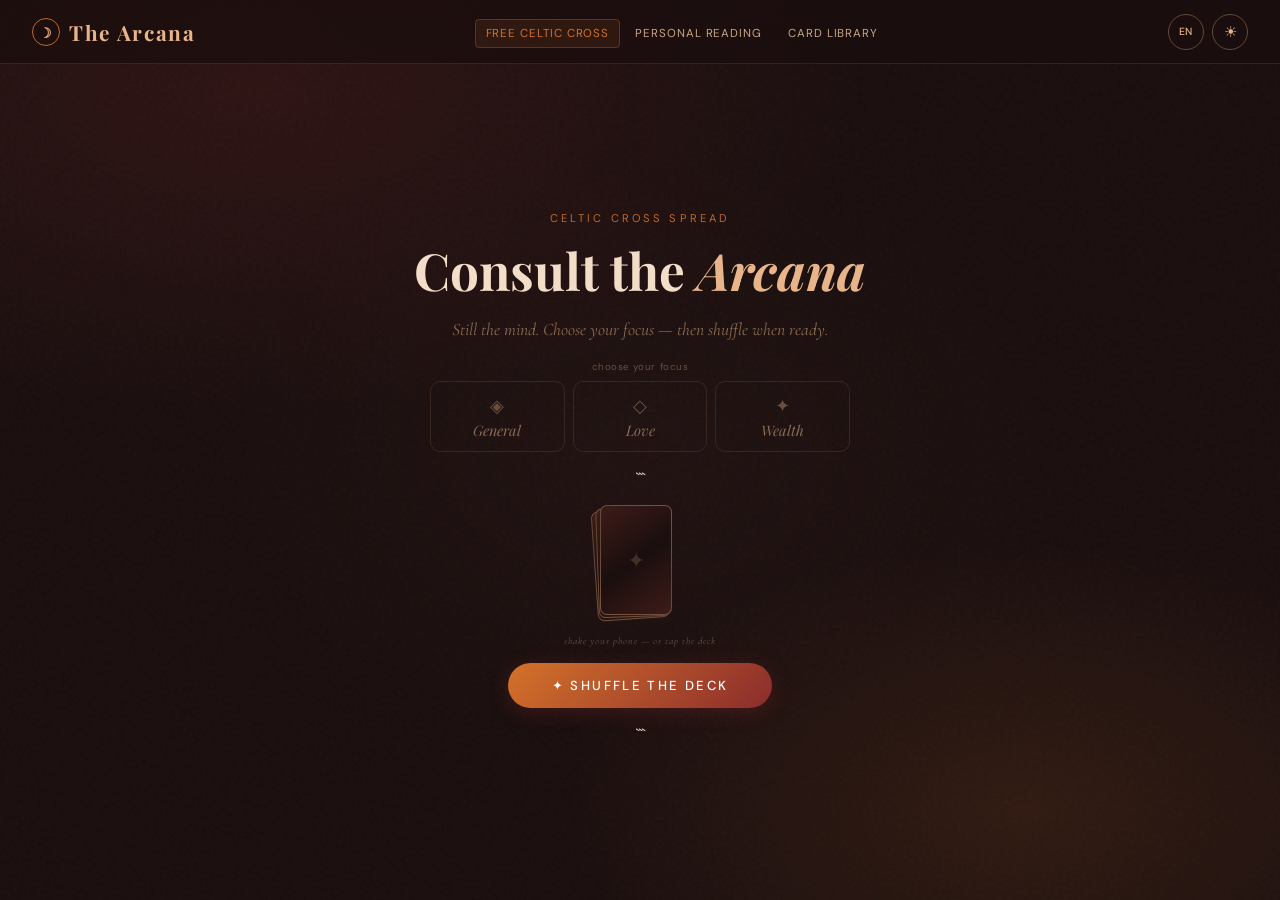
<file: index.html>
<!DOCTYPE html>

<html lang="en" data-theme="dark">
<head>
<meta charset="UTF-8" />
<meta name="viewport" content="width=device-width, initial-scale=1.0, viewport-fit=cover" />
<title>The Arcana — Free Celtic Cross Tarot Reading</title>
<meta name="description" content="Draw your cards. Reveal your path. A free Celtic Cross tarot reading — 78 cards, 10 positions, instant insight." />
<meta name="theme-color" content="#1a0e0e" />
<meta name="color-scheme" content="dark" />
<link rel="canonical" href="https://the-arcana.netlify.app/" />

<!-- Open Graph -->

<meta property="og:type"         content="website" />
<meta property="og:url"          content="https://the-arcana.netlify.app/" />
<meta property="og:title"        content="The Arcana — Free Celtic Cross Tarot Reading" />
<meta property="og:description"  content="Draw your cards. Reveal your path. A free Celtic Cross tarot reading — 78 cards, 10 positions, instant insight." />
<meta property="og:image"        content="https://the-arcana.netlify.app/og-image.png" />
<meta property="og:image:width"  content="1200" />
<meta property="og:image:height" content="630" />
<meta property="og:locale"       content="en_MY" />
<meta property="og:site_name"    content="The Arcana" />
<meta name="twitter:card"        content="summary_large_image" />
<meta name="twitter:title"       content="The Arcana — Free Celtic Cross Tarot Reading" />
<meta name="twitter:description" content="Draw your cards. Reveal your path. Free tarot reading — 78 cards, 10 positions." />
<meta name="twitter:image"       content="https://the-arcana.netlify.app/og-image.png" />

<!-- PWA -->

<link rel="manifest" href="/manifest.json" />
<meta name="apple-mobile-web-app-capable" content="yes" />
<meta name="apple-mobile-web-app-status-bar-style" content="black-translucent" />
<meta name="apple-mobile-web-app-title" content="The Arcana" />
<link rel="apple-touch-icon" href="/icon-192.png" />
<link rel="icon" href="data:image/svg+xml,<svg xmlns='http://www.w3.org/2000/svg' viewBox='0 0 100 100'><text y='.9em' font-size='90'>☽</text></svg>" />

<!-- Fonts -->

<link rel="preconnect" href="https://fonts.googleapis.com" />
<link rel="preconnect" href="https://fonts.gstatic.com" crossorigin />
<link href="https://fonts.googleapis.com/css2?family=Playfair+Display:ital,wght@0,400;0,600;0,700;1,400;1,600&family=Cormorant+Garamond:ital,wght@0,300;0,400;1,300;1,400&family=DM+Sans:wght@300;400;500&display=swap" rel="stylesheet" />

<!-- ✦ Stylesheet — must be present in same directory as index.html -->

<link rel="stylesheet" href="styles.css" />

</head>
<body>

<!-- NAV -->

<nav>
  <a class="nav-brand" href="#" onclick="goHome();return false">
    <span class="nav-brand-sym">☽</span>
    <span>The Arcana</span>
  </a>
  <ul class="nav-links">
    <li><a id="nav-reading" class="active" onclick="showPage('reading');return false" data-short="Reading"><span class="nav-label">Free Celtic Cross</span></a></li>
    <li><a id="nav-personal" onclick="showPage('personal');return false" data-short="Personal"><span class="nav-label">Personal Reading</span></a></li>
    <li><a id="nav-library" onclick="showPage('library');return false" data-short="Library"><span class="nav-label">Card Library</span></a></li>
  </ul>
  <div class="nav-right">
    <button class="nav-btn" id="langToggle" onclick="toggleLang()" title="Switch language" aria-label="Switch language">EN</button>
    <button class="nav-btn" id="themeToggle" title="Toggle theme" aria-label="Toggle theme">☀</button>
  </div>
</nav>

<!-- PAGE: READING -->

<div class="page active" id="page-reading">

  <!-- PHASE 1: SHUFFLE -->

  <div class="phase active" id="phase-shuffle">
    <div class="intro-eyebrow">Celtic Cross Spread</div>
    <h1 class="intro-title">Consult the <em>Arcana</em></h1>
    <p class="intro-sub">Still the mind. Choose your focus — then shuffle when ready.</p>
    <div class="category-wrap">
      <span class="category-label">choose your focus</span>
      <div class="category-btns">
        <button class="cat-btn" id="cat-general" onclick="selectCategory('general')">
          <span class="cat-btn-icon">◈</span><span class="cat-label">General</span>
        </button>
        <button class="cat-btn" id="cat-love" onclick="selectCategory('love')">
          <span class="cat-btn-icon">◇</span><span class="cat-label">Love</span>
        </button>
        <button class="cat-btn" id="cat-wealth" onclick="selectCategory('wealth')">
          <span class="cat-btn-icon">✦</span><span class="cat-label">Wealth</span>
        </button>
      </div>
    </div>

```
<div class="deck-pile shake-ready" id="deckPile" onclick="doShuffle()">
  <div class="deck-pile-card"></div>
  <div class="deck-pile-card"></div>
  <div class="deck-pile-card"></div>
</div>
<p class="shake-hint" id="shakeHint">shake your phone — or tap the deck</p>
<button class="shuffle-btn" id="shuffleBtn" onclick="doShuffle()">✦ Shuffle the Deck</button>
```

  </div>

  <!-- PHASE 2: FAN -->

  <div class="phase" id="phase-fan">
    <div class="fan-header">
      <p class="eyebrow">Choose Your Cards</p>
      <h2>Select <em>ten</em> cards</h2>
      <p>Touch each card that calls to you</p>
    </div>
    <div class="draw-pill" id="drawPill">
      <span class="draw-pill-label">Cards Drawn</span>
      <span class="draw-pill-count" id="drawCount">0 / 10</span>
      <div class="draw-pips" id="drawPips"></div>
    </div>
    <div class="fan-stage" id="fanStage">
      <div class="fan-drag-hint" id="fanDragHint">drag your finger across the cards — hold to choose</div>
    </div>
  </div>

  <!-- PHASE 3: SPREAD + READING -->

  <div class="phase" id="phase-spread">
    <div class="spread-header">
      <p class="eyebrow">The Celtic Cross</p>
      <h2>Your Reading</h2>
      <p>Click any card to explore its meaning</p>
    </div>
    <div class="celtic-cross" id="celticCross"></div>
    <div class="reading-box" id="readingBox">
      <div class="reading-box-hd">
        <span class="reading-box-icon">✦</span>
        <span class="reading-box-title" id="readingBoxTitle">Your Reading</span>
      </div>
      <div class="reading-box-body">
        <!-- Loading state -->
        <div class="reading-loading" id="readingLoading" style="display:none">
          <div class="reading-spinner"></div>
          <div class="reading-loading-text">The cards are speaking…</div>
        </div>
        <!-- Overview paragraph -->
        <div class="reading-para" id="readingPara"></div>
        <!-- Domain bullets -->
        <div id="readingBullets" style="display:none">
          <div class="reading-section-divider"></div>
          <span class="reading-section-label">At a Glance</span>
          <div class="reading-bullets" id="readingBulletsInner"></div>
        </div>
      </div>
      <div class="reading-box-actions">
        <button class="btn-out" onclick="doReset()">↺ New Reading</button>
        <button class="btn-pri" onclick="shareApp()">⇪ Share Reading</button>
        <button class="btn-out" onclick="captureReading()">◎ Save as Image</button>
      </div>
    </div>
  </div>

</div><!-- /page-reading -->

<!-- PAGE: PERSONAL -->

<div class="page" id="page-personal">
  <div class="pers-wrap">
    <p class="pers-eyebrow">Deep Interpretation</p>
    <h1 class="pers-title">A Reading <em>Just for You</em></h1>
    <p class="pers-lead">Beyond the algorithm lies intuition honed over years. Share what weighs on your spirit — a personal reading offers context, nuance, and the space to truly listen.</p>
    <div class="avail">
      <span class="avail-ico">🕯</span>
      <div class="avail-text">
        <strong>Limited Availability</strong>
        <span>Request a deep personal interpretation — Response Time: 2–3 Days. Each reading receives full, unhurried attention.</span>
      </div>
    </div>
    <div class="p-form" id="pForm">
      <div class="p-grp"><label class="p-lbl" for="fName">Your Name</label><input class="p-inp" id="fName" type="text" placeholder="How shall I call you?" /></div>
      <div class="p-grp"><label class="p-lbl" for="fEmail">Email Address</label><input class="p-inp" id="fEmail" type="email" placeholder="Where shall I send your reading?" /></div>
      <div class="p-grp">
        <label class="p-lbl" for="fQ">Your Question</label>
        <textarea class="p-ta" id="fQ" placeholder="What is weighing on your heart?"></textarea>
        <p class="p-hint">The more openly you share, the more precisely the cards can speak.</p>
      </div>
      <button class="p-sub" onclick="submitForm()">Send My Request →</button>
      <p class="p-note">Your question is held with care and complete discretion.</p>
    </div>
    <div class="p-ok" id="pOk">
      <div class="p-ok-ico">✦</div>
      <h3>Your Request Is Received</h3>
      <p>The cards have noted your inquiry. Expect a personal response within 2–3 days.</p>
    </div>
  </div>
</div>

<!-- MODAL -->

<div class="modal-ov" id="modalOv" onclick="closeModal(event)">
  <div class="modal-box">
    <div class="modal-hd">
      <span class="modal-badge" id="mBadge"></span>
      <button class="modal-close" onclick="closeModalDirect()">✕</button>
    </div>
    <div class="modal-art" id="mArt">
      <span class="modal-art-sym" id="mSym"></span>
    </div>
    <div class="modal-body">
      <h2 class="modal-name" id="mName"></h2>
      <p class="modal-pos" id="mPos"></p>
      <div class="modal-div"></div>
      <p class="modal-mlabel">Interpretation</p>
      <p class="modal-meaning" id="mMeaning"></p>
      <button class="modal-share" onclick="shareApp()">⇪ Share This Reading With a Friend</button>
    </div>
  </div>
</div>

<!-- PAGE: CARD LIBRARY -->

<div class="page" id="page-library">
  <div class="lib-wrap">
    <div class="lib-header">
      <h2>The 78 Cards</h2>
      <p>Your complete deck — tap any card to read its interpretation</p>
    </div>
    <div class="lib-filter">
      <button class="lib-filter-btn active" onclick="filterLib('all',this)">All 78</button>
      <button class="lib-filter-btn" onclick="filterLib('major',this)">Major Arcana</button>
      <button class="lib-filter-btn" onclick="filterLib('wands',this)">Wands</button>
      <button class="lib-filter-btn" onclick="filterLib('cups',this)">Cups</button>
      <button class="lib-filter-btn" onclick="filterLib('swords',this)">Swords</button>
      <button class="lib-filter-btn" onclick="filterLib('penta',this)">Pentacles</button>
    </div>
    <div class="lib-grid" id="libGrid"></div>
  </div>
</div>

<div class="toast" id="toast"></div>
<!-- ✦ Application script — loaded at end of body so DOM is ready -->
<script src="app.js"></script>

</body>
</html>
</file>
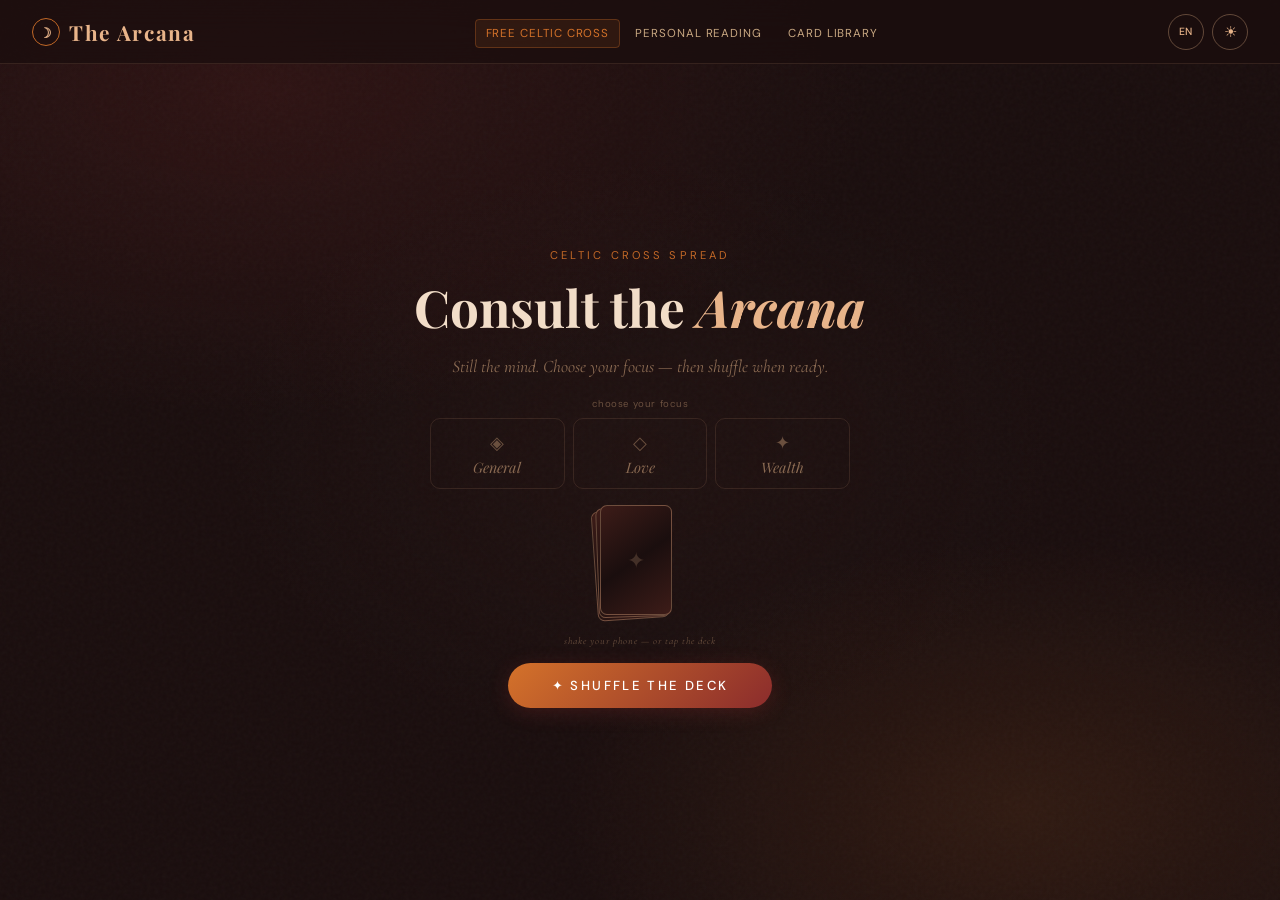
<file: index (1).html>
<!DOCTYPE html>
<html lang="en" data-theme="dark">
<head>
<meta charset="UTF-8" />
<meta name="viewport" content="width=device-width, initial-scale=1.0, viewport-fit=cover" />
<title>The Arcana — Free Celtic Cross Tarot Reading</title>
<meta name="description" content="Draw your cards. Reveal your path. A free Celtic Cross tarot reading — 78 cards, 10 positions, instant insight." />
<meta name="theme-color" content="#1a0e0e" />
<meta name="color-scheme" content="dark" />
<link rel="canonical" href="https://the-arcana.netlify.app/" />

<!-- Open Graph -->
<meta property="og:type"         content="website" />
<meta property="og:url"          content="https://the-arcana.netlify.app/" />
<meta property="og:title"        content="The Arcana — Free Celtic Cross Tarot Reading" />
<meta property="og:description"  content="Draw your cards. Reveal your path. A free Celtic Cross tarot reading — 78 cards, 10 positions, instant insight." />
<meta property="og:image"        content="https://the-arcana.netlify.app/og-image.png" />
<meta property="og:image:width"  content="1200" />
<meta property="og:image:height" content="630" />
<meta property="og:locale"       content="en_MY" />
<meta property="og:site_name"    content="The Arcana" />
<meta name="twitter:card"        content="summary_large_image" />
<meta name="twitter:title"       content="The Arcana — Free Celtic Cross Tarot Reading" />
<meta name="twitter:description" content="Draw your cards. Reveal your path. Free tarot reading — 78 cards, 10 positions." />
<meta name="twitter:image"       content="https://the-arcana.netlify.app/og-image.png" />

<!-- PWA -->
<link rel="manifest" href="/manifest.json" />
<meta name="apple-mobile-web-app-capable" content="yes" />
<meta name="apple-mobile-web-app-status-bar-style" content="black-translucent" />
<meta name="apple-mobile-web-app-title" content="The Arcana" />
<link rel="apple-touch-icon" href="/icon-192.png" />
<link rel="icon" href="data:image/svg+xml,<svg xmlns='http://www.w3.org/2000/svg' viewBox='0 0 100 100'><text y='.9em' font-size='90'>☽</text></svg>" />

<!-- Fonts -->
<link rel="preconnect" href="https://fonts.googleapis.com" />
<link rel="preconnect" href="https://fonts.gstatic.com" crossorigin />
<link href="https://fonts.googleapis.com/css2?family=Playfair+Display:ital,wght@0,400;0,600;0,700;1,400;1,600&family=Cormorant+Garamond:ital,wght@0,300;0,400;1,300;1,400&family=DM+Sans:wght@300;400;500&display=swap" rel="stylesheet" />

<!-- ✦ Stylesheet — must be present in same directory as index.html -->
<link rel="stylesheet" href="styles.css" />

</head>
<body>

<!-- NAV -->
<nav>
  <a class="nav-brand" href="#" onclick="goHome();return false">
    <span class="nav-brand-sym">☽</span>
    <span>The Arcana</span>
  </a>
  <ul class="nav-links">
    <li><a id="nav-reading" class="active" onclick="showPage('reading');return false" data-short="Reading"><span class="nav-label">Free Celtic Cross</span></a></li>
    <li><a id="nav-personal" onclick="showPage('personal');return false" data-short="Personal"><span class="nav-label">Personal Reading</span></a></li>
    <li><a id="nav-library" onclick="showPage('library');return false" data-short="Library"><span class="nav-label">Card Library</span></a></li>
  </ul>
  <div class="nav-right">
    <button class="nav-btn" id="langToggle" onclick="toggleLang()" title="Switch language" aria-label="Switch language">EN</button>
    <button class="nav-btn" id="themeToggle" title="Toggle theme" aria-label="Toggle theme">☀</button>
  </div>
</nav>

<!-- PAGE: READING -->
<div class="page active" id="page-reading">

  <!-- PHASE 1: SHUFFLE -->
  <div class="phase active" id="phase-shuffle">
    <div class="intro-eyebrow">Celtic Cross Spread</div>
    <h1 class="intro-title">Consult the <em>Arcana</em></h1>
    <p class="intro-sub">Still the mind. Choose your focus — then shuffle when ready.</p>
    <div class="category-wrap">
      <span class="category-label">choose your focus</span>
      <div class="category-btns">
        <button class="cat-btn" id="cat-general" onclick="selectCategory('general')">
          <span class="cat-btn-icon">◈</span><span class="cat-label">General</span>
        </button>
        <button class="cat-btn" id="cat-love" onclick="selectCategory('love')">
          <span class="cat-btn-icon">◇</span><span class="cat-label">Love</span>
        </button>
        <button class="cat-btn" id="cat-wealth" onclick="selectCategory('wealth')">
          <span class="cat-btn-icon">✦</span><span class="cat-label">Wealth</span>
        </button>
      </div>
    </div>

    <div class="deck-pile shake-ready" id="deckPile" onclick="doShuffle()">
      <div class="deck-pile-card"></div>
      <div class="deck-pile-card"></div>
      <div class="deck-pile-card"></div>
    </div>
    <p class="shake-hint" id="shakeHint">shake your phone — or tap the deck</p>
    <button class="shuffle-btn" id="shuffleBtn" onclick="doShuffle()">✦ Shuffle the Deck</button>
  </div>

  <!-- PHASE 2: FAN -->
  <div class="phase" id="phase-fan">
    <div class="fan-header">
      <p class="eyebrow">Choose Your Cards</p>
      <h2>Select <em>ten</em> cards</h2>
      <p>Touch each card that calls to you</p>
    </div>
    <div class="draw-pill" id="drawPill">
      <span class="draw-pill-label">Cards Drawn</span>
      <span class="draw-pill-count" id="drawCount">0 / 10</span>
      <div class="draw-pips" id="drawPips"></div>
    </div>
    <div class="fan-stage" id="fanStage">
      <div class="fan-drag-hint" id="fanDragHint">drag your finger across the cards — hold to choose</div>
    </div>
  </div>

  <!-- PHASE 3: SPREAD + READING -->
  <div class="phase" id="phase-spread">
    <div class="spread-header">
      <p class="eyebrow">The Celtic Cross</p>
      <h2>Your Reading</h2>
      <p>Click any card to explore its meaning</p>
    </div>
    <div class="celtic-cross" id="celticCross"></div>
    <div class="reading-box" id="readingBox">
      <div class="reading-box-hd">
        <span class="reading-box-icon">✦</span>
        <span class="reading-box-title" id="readingBoxTitle">Your Reading</span>
      </div>
      <div class="reading-box-body">
        <!-- Loading state -->
        <div class="reading-loading" id="readingLoading" style="display:none">
          <div class="reading-spinner"></div>
          <div class="reading-loading-text">The cards are speaking…</div>
        </div>
        <!-- Overview paragraph -->
        <div class="reading-para" id="readingPara"></div>
        <!-- Domain bullets -->
        <div id="readingBullets" style="display:none">
          <div class="reading-section-divider"></div>
          <span class="reading-section-label">At a Glance</span>
          <div class="reading-bullets" id="readingBulletsInner"></div>
        </div>
      </div>
      <div class="reading-box-actions">
        <button class="btn-out" onclick="doReset()">↺ New Reading</button>
        <button class="btn-pri" onclick="shareApp()">⇪ Share This Reading</button>
      </div>
    </div>
  </div>

</div><!-- /page-reading -->

<!-- PAGE: PERSONAL -->
<div class="page" id="page-personal">
  <div class="pers-wrap">
    <p class="pers-eyebrow">Deep Interpretation</p>
    <h1 class="pers-title">A Reading <em>Just for You</em></h1>
    <p class="pers-lead">Beyond the algorithm lies intuition honed over years. Share what weighs on your spirit — a personal reading offers context, nuance, and the space to truly listen.</p>
    <div class="avail">
      <span class="avail-ico">🕯</span>
      <div class="avail-text">
        <strong>Limited Availability</strong>
        <span>Request a deep personal interpretation — Response Time: 2–3 Days. Each reading receives full, unhurried attention.</span>
      </div>
    </div>
    <div class="p-form" id="pForm">
      <div class="p-grp"><label class="p-lbl" for="fName">Your Name</label><input class="p-inp" id="fName" type="text" placeholder="How shall I call you?" /></div>
      <div class="p-grp"><label class="p-lbl" for="fEmail">Email Address</label><input class="p-inp" id="fEmail" type="email" placeholder="Where shall I send your reading?" /></div>
      <div class="p-grp">
        <label class="p-lbl" for="fQ">Your Question</label>
        <textarea class="p-ta" id="fQ" placeholder="What is weighing on your heart?"></textarea>
        <p class="p-hint">The more openly you share, the more precisely the cards can speak.</p>
      </div>
      <button class="p-sub" onclick="submitForm()">Send My Request →</button>
      <p class="p-note">Your question is held with care and complete discretion.</p>
    </div>
    <div class="p-ok" id="pOk">
      <div class="p-ok-ico">✦</div>
      <h3>Your Request Is Received</h3>
      <p>The cards have noted your inquiry. Expect a personal response within 2–3 days.</p>
    </div>
  </div>
</div>

<!-- MODAL -->
<div class="modal-ov" id="modalOv" onclick="closeModal(event)">
  <div class="modal-box">
    <div class="modal-hd">
      <span class="modal-badge" id="mBadge"></span>
      <button class="modal-close" onclick="closeModalDirect()">✕</button>
    </div>
    <div class="modal-art" id="mArt">
      <span class="modal-art-sym" id="mSym"></span>
    </div>
    <div class="modal-body">
      <h2 class="modal-name" id="mName"></h2>
      <p class="modal-pos" id="mPos"></p>
      <div class="modal-div"></div>
      <p class="modal-mlabel">Interpretation</p>
      <p class="modal-meaning" id="mMeaning"></p>
      <button class="modal-share" onclick="shareApp()">⇪ Share This Reading With a Friend</button>
    </div>
  </div>
</div>


<!-- PAGE: CARD LIBRARY -->
<div class="page" id="page-library">
  <div class="lib-wrap">
    <div class="lib-header">
      <h2>The 78 Cards</h2>
      <p>Your complete deck — tap any card to read its interpretation</p>
    </div>
    <div class="lib-filter">
      <button class="lib-filter-btn active" onclick="filterLib('all',this)">All 78</button>
      <button class="lib-filter-btn" onclick="filterLib('major',this)">Major Arcana</button>
      <button class="lib-filter-btn" onclick="filterLib('wands',this)">Wands</button>
      <button class="lib-filter-btn" onclick="filterLib('cups',this)">Cups</button>
      <button class="lib-filter-btn" onclick="filterLib('swords',this)">Swords</button>
      <button class="lib-filter-btn" onclick="filterLib('penta',this)">Pentacles</button>
    </div>
    <div class="lib-grid" id="libGrid"></div>
  </div>
</div>

<div class="toast" id="toast"></div>
<!-- ✦ Application script — loaded at end of body so DOM is ready -->
<script src="app.js"></script>

</body>
</html>
</file>
<file: styles.css>
/* =============================================
   VARIABLES & THEMES
============================================= */
:root {
  color-scheme: dark light;
  --bg-primary:    #1a0e0e;
  --bg-secondary:  #231210;
  --bg-tertiary:   #2d1a17;
  --bg-card:       #1f1210;
  --bg-card-hover: #2a1915;
  --text-primary:  #f2ddc8;
  --text-secondary:#c9a882;
  --text-muted:    #8a6a52;
  --accent-peach:  #e8b48a;
  --accent-orange: #d4722a;
  --accent-wine:   #8b2c2c;
  --border-subtle: rgba(232,180,138,.12);
  --border-accent: rgba(232,180,138,.35);
  --card-back:     linear-gradient(145deg,#3d1c18 0%,#1a0e0e 50%,#3d1c18 100%);  /* dark card back */
  --nav-height:    64px;
  --t:             .3s cubic-bezier(.4,0,.2,1);
  --t-slow:        .6s cubic-bezier(.4,0,.2,1);
  --safe-b:        env(safe-area-inset-bottom,0px);
}
[data-theme="light"] {
  --bg-primary:    #f5ede3;
  --bg-secondary:  #ede0d0;
  --bg-tertiary:   #e5d0ba;
  --bg-card:       #f0e6d8;
  --bg-card-hover: #e8d5c0;
  --text-primary:  #2a1410;
  --text-secondary:#6b3a22;
  --text-muted:    #9a6a48;
  --accent-peach:  #c96030;
  --accent-orange: #b84a12;
  --accent-wine:   #8b2c2c;
  --border-subtle: rgba(107,58,34,.15);
  --border-accent: rgba(107,58,34,.4);
  --card-back:     linear-gradient(145deg,#c9a882 0%,#e5d0ba 50%,#c9a882 100%);
}

/* =============================================
   RESET & BASE
============================================= */
*,*::before,*::after{box-sizing:border-box;margin:0;padding:0}
html{scroll-behavior:smooth;background-color:#1a0e0e !important;color:#f2ddc8}
[data-theme="light"] html{background-color:#f5ede3 !important;color:#2a1410}
body{
  font-family:'DM Sans',sans-serif;
  background-color:var(--bg-primary,#1a0e0e) !important;
  color:var(--text-primary,#f2ddc8);
  height:100vh;overflow:hidden;
  transition:background-color var(--t-slow),color var(--t-slow);
  -webkit-tap-highlight-color:transparent;
  /* Explicit fallbacks in case CSS vars fail */
  -webkit-font-smoothing:antialiased;
}
body.scrollable{height:auto;overflow-y:auto !important;overflow-x:hidden}

body::before{
  content:'';position:fixed;inset:0;pointer-events:none;z-index:0;
  background:
    radial-gradient(ellipse 80% 60% at 20% 10%,rgba(139,44,44,.18) 0%,transparent 60%),
    radial-gradient(ellipse 60% 50% at 80% 90%,rgba(212,114,42,.12) 0%,transparent 60%),
    radial-gradient(ellipse 40% 40% at 50% 50%,rgba(45,26,23,.3)   0%,transparent 80%);
}
[data-theme="light"] body::before{
  background:
    radial-gradient(ellipse 80% 60% at 20% 10%,rgba(232,180,138,.35) 0%,transparent 60%),
    radial-gradient(ellipse 60% 50% at 80% 90%,rgba(212,114,42,.2)   0%,transparent 60%),
    radial-gradient(ellipse 40% 40% at 50% 50%,rgba(200,150,100,.15) 0%,transparent 80%);
}
body::after{
  content:'';position:fixed;inset:0;opacity:.03;pointer-events:none;z-index:0;
  background-image:url("data:image/svg+xml,%3Csvg viewBox='0 0 256 256' xmlns='http://www.w3.org/2000/svg'%3E%3Cfilter id='n'%3E%3CfeTurbulence type='fractalNoise' baseFrequency='0.9' numOctaves='4' stitchTiles='stitch'/%3E%3C/filter%3E%3Crect width='100%25' height='100%25' filter='url(%23n)'/%3E%3C/svg%3E");
}

/* =============================================
   NAV
============================================= */
nav{
  position:fixed;top:0;left:0;right:0;height:var(--nav-height);
  display:flex;align-items:center;justify-content:space-between;
  padding:0 32px;
  background:rgba(26,14,14,.7);backdrop-filter:blur(20px);-webkit-backdrop-filter:blur(20px);
  border-bottom:1px solid var(--border-subtle);z-index:200;
  transition:background var(--t-slow);
}
[data-theme="light"] nav{background:rgba(240,230,216,.75)}
.nav-brand{
  font-family:'Playfair Display',serif;font-size:1.3rem;font-weight:700;
  letter-spacing:.08em;color:var(--accent-peach);text-decoration:none;
  display:flex;align-items:center;gap:9px;
}
.nav-brand-sym{
  width:28px;height:28px;display:inline-flex;align-items:center;justify-content:center;
  border:1.5px solid var(--accent-orange);border-radius:50%;font-size:.9rem;opacity:.9;
}
.nav-links{display:flex;align-items:center;gap:4px;list-style:none;flex-shrink:0}
.nav-links a{
  font-size:.72rem;letter-spacing:.08em;text-transform:uppercase;text-decoration:none;
  color:var(--text-secondary);padding:6px 10px;border-radius:4px;
  border:1px solid transparent;transition:all var(--t);cursor:pointer;
  white-space:nowrap;   /* KEY: never break a link onto two lines */
}
.nav-links a:hover,.nav-links a.active{color:var(--accent-peach);border-color:var(--border-accent);background:rgba(232,180,138,.06)}
.nav-links a.active{background:rgba(212,114,42,.1);border-color:rgba(212,114,42,.3);color:var(--accent-orange)}
.nav-right{display:flex;align-items:center;gap:8px;flex-shrink:0}
/* On small phones shorten the nav labels via data attributes */
@media(max-width:520px){
  .nav-links a[data-short]::before{content:attr(data-short)}
  .nav-links a[data-short] .nav-label{display:none}
}
.nav-btn{
  -webkit-user-select:none;user-select:none;
  width:36px;height:36px;display:flex;align-items:center;justify-content:center;
  background:none;border:1px solid var(--border-accent);border-radius:50%;
  cursor:pointer;color:var(--accent-peach);font-size:.95rem;transition:all var(--t);
}
.nav-btn:hover{background:rgba(232,180,138,.1);border-color:var(--accent-peach)}
#themeToggle:hover{transform:rotate(20deg)}
/* Language toggle */
#langToggle{
  font-family:'DM Sans',sans-serif;font-size:.65rem;font-weight:500;
  letter-spacing:.04em;padding:0 10px;width:auto;min-width:36px;
  border-radius:50px;
}
#langToggle.zh{
  background:rgba(212,114,42,.12);border-color:var(--accent-orange);
  color:var(--accent-orange);
}

/* =============================================
   PAGE SYSTEM
============================================= */
.page{display:none;min-height:100vh;padding-top:var(--nav-height);position:relative;z-index:1}
.page.active{display:block}
#page-reading{display:none;flex-direction:column;align-items:center;min-height:100vh;padding-top:var(--nav-height)}
#page-reading.active{display:flex}

.phase{display:none;width:100%;flex:1}
.phase.active{display:flex;flex-direction:column;align-items:center}

/* =============================================
   PHASE 1 — SHUFFLE SCREEN
============================================= */
#phase-shuffle{
  justify-content:center;text-align:center;
  padding:20px 24px 28px;gap:16px;
  min-height:0;
  overflow-y:auto;
  overflow-x:hidden;
  position:relative;z-index:2; /* above any inactive overlay */
}
.intro-eyebrow{font-size:.7rem;letter-spacing:.28em;text-transform:uppercase;color:var(--accent-orange);opacity:.9}
.intro-title{font-family:'Playfair Display',serif;font-size:clamp(2rem,5vw,3.2rem);font-weight:700;color:var(--text-primary);line-height:1.15}
.intro-title em{font-style:italic;color:var(--accent-peach)}
.intro-sub{font-family:'Cormorant Garamond',serif;font-size:1.1rem;font-style:italic;color:var(--text-muted);max-width:400px;line-height:1.65}

/* Stacked deck illustration */
.deck-pile{position:relative;width:80px;height:120px;margin:0 auto;cursor:pointer}
.deck-pile-card{
  position:absolute;width:72px;height:110px;border-radius:7px;
  background:var(--card-back);border:1px solid var(--border-accent);
}
.deck-pile-card:nth-child(1){transform:rotate(-4deg) translate(-6px,4px)}
.deck-pile-card:nth-child(2){transform:rotate(-2deg) translate(-3px,2px)}
.deck-pile-card:nth-child(3){transform:rotate(0deg);display:flex;align-items:center;justify-content:center;font-size:1.4rem;color:rgba(232,180,138,.2)}
.deck-pile-card:nth-child(3)::after{content:'✦'}

@keyframes shiver{
  0%,100%{transform:rotate(0) translateX(0)}
  15%{transform:rotate(-3deg) translateX(-5px)}
  30%{transform:rotate(3deg) translateX(5px)}
  45%{transform:rotate(-2deg) translateX(-3px)}
  60%{transform:rotate(2deg) translateX(3px)}
  75%{transform:rotate(-2deg) translateX(-4px)}
  90%{transform:rotate(1deg) translateX(2px)}
}
.deck-pile.shuffling .deck-pile-card{animation:shiver .65s ease}
.deck-pile.shuffling .deck-pile-card:nth-child(1){animation-delay:.06s}
.deck-pile.shuffling .deck-pile-card:nth-child(2){animation-delay:.12s}

.shuffle-btn{
  -webkit-user-select:none;user-select:none;
  padding:14px 44px;
  background:linear-gradient(135deg,#d4722a,#8b2c2c);
  background:linear-gradient(135deg,var(--accent-orange,#d4722a),var(--accent-wine,#8b2c2c));
  border:none;border-radius:50px;font-family:'DM Sans',sans-serif;font-size:.82rem;
  font-weight:500;letter-spacing:.18em;text-transform:uppercase;color:#fff;
  cursor:pointer;transition:all var(--t);box-shadow:0 4px 20px rgba(139,44,44,.3);
}
.shuffle-btn:hover{transform:translateY(-2px);box-shadow:0 8px 28px rgba(139,44,44,.45)}
.shuffle-btn:active{transform:translateY(0)}
.shuffle-btn:disabled{opacity:.45;cursor:not-allowed;transform:none}

/* =============================================
   PHASE 2 — FAN DECK
============================================= */
#phase-fan{
  justify-content:flex-start;padding:24px 0 0;
  position:relative;overflow:hidden;
  /* fills remaining height after nav */
  height:calc(100vh - var(--nav-height));
  max-height:calc(100vh - var(--nav-height));
}
.fan-header{text-align:center;padding:0 24px 14px;width:100%}
.fan-header .eyebrow{font-size:.68rem;letter-spacing:.24em;text-transform:uppercase;color:var(--accent-orange);margin-bottom:6px}
.fan-header h2{font-family:'Playfair Display',serif;font-size:clamp(1.3rem,3vw,1.9rem);font-weight:700;color:var(--text-primary);margin-bottom:4px}
.fan-header p{font-family:'Cormorant Garamond',serif;font-size:.95rem;font-style:italic;color:var(--text-muted)}

.draw-pill{
  display:flex;align-items:center;gap:14px;padding:9px 20px;margin-bottom:12px;
  background:rgba(232,180,138,.06);border:1px solid var(--border-subtle);
  border-radius:50px;transition:all var(--t);flex-shrink:0;
}
.draw-pill.complete{background:rgba(212,114,42,.15);border-color:rgba(212,114,42,.4)}
.draw-pill-label{font-size:.7rem;letter-spacing:.15em;text-transform:uppercase;color:var(--text-secondary)}
.draw-pill-count{font-family:'Playfair Display',serif;font-size:1.25rem;font-weight:600;color:var(--accent-peach);min-width:50px;text-align:center}
.draw-pips{display:flex;gap:4px}
.draw-pip{width:7px;height:7px;border-radius:50%;background:var(--border-accent);transition:all var(--t)}
.draw-pip.filled{background:var(--accent-orange);box-shadow:0 0 5px rgba(212,114,42,.6)}

/* Fan stage — fills remaining space, no overflow */
.fan-stage{
  position:relative;
  width:100%;
  flex:1;
  overflow:hidden;
  min-height:0;
}

/* Each fan card: absolutely positioned by JS */
.fan-card{
  position:absolute;border-radius:7px;cursor:pointer;
  transform-origin:bottom center;
  transition:transform .22s cubic-bezier(.34,1.4,.64,1),box-shadow .22s ease,opacity .25s ease;
  user-select:none;-webkit-user-select:none;
}
.fan-card.drawn{opacity:.25;cursor:not-allowed;pointer-events:none}
.fan-card.tapped{opacity:.55;pointer-events:none}
.fan-card-face{
  width:100%;height:100%;border-radius:7px;
  background:var(--card-back);border:1px solid var(--border-accent);
  display:flex;flex-direction:column;align-items:center;justify-content:center;
  overflow:hidden;position:relative;transition:border-color var(--t);
}
.fan-card:hover:not(.drawn) .fan-card-face{border-color:var(--accent-orange)}
.fan-card-face::before{
  content:'';position:absolute;inset:5px;
  border:1px solid rgba(232,180,138,.18);border-radius:4px;pointer-events:none;
}
.fan-card-num{font-family:'Playfair Display',serif;font-size:.6rem;font-weight:600;color:rgba(232,180,138,.35);letter-spacing:.05em;position:relative;z-index:1}
.fan-card-glyph{font-size:.8rem;color:rgba(232,180,138,.13);position:relative;z-index:1;margin-top:2px}

/* =============================================
   PHASE 3 — SPREAD + READING
============================================= */
#phase-spread{
  padding:28px 16px 80px;align-items:center;gap:0;
  width:100%;
  overflow-x:hidden;
}
.spread-header{text-align:center;margin-bottom:28px}
.spread-header .eyebrow{font-size:.68rem;letter-spacing:.26em;text-transform:uppercase;color:var(--accent-orange);margin-bottom:8px}
.spread-header h2{font-family:'Playfair Display',serif;font-size:clamp(1.5rem,3.5vw,2.2rem);font-weight:700;color:var(--text-primary)}
.spread-header p{font-family:'Cormorant Garamond',serif;font-size:.95rem;font-style:italic;color:var(--text-muted);margin-top:5px}

/* Celtic Cross Grid — CSS custom props set by JS for responsive sizing */
.celtic-cross{
  display:grid;
  grid-template-columns:repeat(6,var(--ccw,88px));
  grid-template-rows:repeat(5,var(--cch,123px));
  gap:9px;
  margin-bottom:44px;
}
.cc-pos-3{grid-column:3;grid-row:2}
.cc-pos-4{grid-column:3;grid-row:4}
.cc-pos-5{grid-column:2;grid-row:3}
.cc-pos-6{grid-column:4;grid-row:3}
.cc-pos-7{grid-column:6;grid-row:5}
.cc-pos-8{grid-column:6;grid-row:4}
.cc-pos-9{grid-column:6;grid-row:3}
.cc-pos-10{grid-column:6;grid-row:2}
.cc-center{grid-column:3;grid-row:3;position:relative;width:var(--ccw,88px);height:var(--cch,123px)}
.cc-center .cc-card{position:absolute;top:0;left:0}
.cc-center .cc-card:first-child{z-index:2}
.cc-center .cc-card:last-child{z-index:3}

/* Spread card */
.cc-card{
  width:var(--ccw,88px);height:var(--cch,123px);
  border-radius:8px;cursor:pointer;perspective:800px;
  transition:filter .2s ease;
}
.cc-card:hover{filter:brightness(1.12)}
.cc-card.rotated{transform:rotate(90deg)}
.cc-card.rotated:hover{filter:brightness(1.12)}

/* 3D flip */
.cc-inner{
  width:100%;height:100%;position:relative;
  transform-style:preserve-3d;
  transition:transform .7s cubic-bezier(.4,.2,.2,1);
  border-radius:8px;
  /* Force GPU layer — prevents ghost bleed-through on mobile */
  will-change:transform;
  -webkit-transform:translateZ(0);
  transform:translateZ(0);
}
.cc-card.face-up .cc-inner{
  -webkit-transform:rotateY(180deg);
  transform:rotateY(180deg);
}

/* Declare backface separately per element — combined rules fail on Android WebView */
.cc-back{
  position:absolute;inset:0;border-radius:8px;
  -webkit-backface-visibility:hidden;
  backface-visibility:hidden;
  background:var(--card-back);border:1px solid var(--border-accent);
  display:flex;align-items:center;justify-content:center;overflow:hidden;
  /* Extra insurance: hide when facing away */
  -webkit-transform:rotateY(0deg);
  transform:rotateY(0deg);
}
.cc-back::before{content:'';position:absolute;inset:5px;border:1px solid rgba(232,180,138,.18);border-radius:4px}
.cc-back::after{content:'✦';font-size:1.2rem;color:rgba(232,180,138,.18)}
.cc-pos-label{
  position:absolute;bottom:6px;left:50%;transform:translateX(-50%);
  font-size:.52rem;letter-spacing:.13em;text-transform:uppercase;
  color:rgba(232,180,138,.35);white-space:nowrap;z-index:2;
}
.cc-front{
  position:absolute;inset:0;border-radius:8px;
  -webkit-backface-visibility:hidden;
  backface-visibility:hidden;
  /* Starts face-down; rotateY(180deg) flips it into view */
  -webkit-transform:rotateY(180deg);
  transform:rotateY(180deg);
  background:var(--bg-card);
  border:1px solid var(--border-accent);display:flex;flex-direction:column;overflow:hidden;
}
.cc-art{
  flex:1;display:flex;align-items:center;justify-content:center;
  background:linear-gradient(145deg,rgba(139,44,44,.2),rgba(45,26,23,.4));
  position:relative;overflow:hidden;
}
[data-theme="light"] .cc-art{background:linear-gradient(145deg,rgba(200,150,100,.3),rgba(180,120,80,.2))}
.cc-art::before{display:none}
.cc-art img{width:100%;height:100%;object-fit:cover;position:absolute;inset:0}
.cc-art-sym{font-size:1.5rem;opacity:.55;position:relative;z-index:1}
.cc-name{
  padding:5px 5px 5px;text-align:center;border-top:1px solid var(--border-subtle);
  font-family:'Playfair Display',serif;font-size:.55rem;font-weight:600;
  color:var(--accent-peach);white-space:nowrap;overflow:hidden;text-overflow:ellipsis;
}

/* =============================================
   READING PARAGRAPH BOX
============================================= */
.reading-box{
  width:100%;max-width:700px;
  background:var(--bg-secondary);border:1px solid var(--border-accent);
  border-radius:16px;overflow:hidden;margin-bottom:36px;
}
.reading-box-hd{
  padding:18px 26px 14px;border-bottom:1px solid var(--border-subtle);
  display:flex;align-items:center;gap:10px;
}
.reading-box-icon{font-size:1rem;opacity:.7}
.reading-box-title{font-family:'Playfair Display',serif;font-size:.95rem;font-weight:600;color:var(--accent-peach);letter-spacing:.04em}
.reading-box-body{padding:22px 26px 26px}
.reading-para{
  font-family:'Cormorant Garamond',serif;font-size:1.15rem;line-height:1.85;
  color:var(--text-secondary);
}
.reading-para strong{color:var(--accent-peach)}
.reading-para em{font-style:italic;color:var(--text-primary)}

@keyframes blink{0%,100%{opacity:1}50%{opacity:0}}
.cursor{
  display:inline-block;width:2px;height:1.05em;
  background:var(--accent-orange);vertical-align:text-bottom;
  animation:blink 1s step-start infinite;margin-left:2px;
}
/* Reading AI output sections */
.reading-loading{
  display:flex;flex-direction:column;align-items:center;gap:14px;
  padding:32px 20px;text-align:center;
}
.reading-spinner{
  width:32px;height:32px;border-radius:50%;
  border:2px solid var(--border-subtle);
  border-top-color:var(--accent-orange);
  animation:spin .9s linear infinite;
}
@keyframes spin{to{transform:rotate(360deg)}}
.reading-loading-text{
  font-family:'Cormorant Garamond',serif;font-size:.95rem;font-style:italic;
  color:var(--text-muted);letter-spacing:.04em;
}

.reading-section-divider{
  height:1px;background:var(--border-subtle);margin:22px 0;
}
.reading-section-label{
  font-size:.62rem;letter-spacing:.22em;text-transform:uppercase;
  color:var(--text-muted);margin-bottom:14px;display:block;
}

/* Four domain bullet sections */
.reading-bullets{
  display:flex;flex-direction:column;gap:16px;
}
.reading-bullet-row{
  display:grid;grid-template-columns:auto 1fr;gap:10px 14px;align-items:start;
}
.reading-bullet-icon{
  width:28px;height:28px;border-radius:50%;
  border:1px solid var(--border-accent);
  display:flex;align-items:center;justify-content:center;
  font-size:.8rem;flex-shrink:0;margin-top:1px;
  background:rgba(232,180,138,.05);
}
.reading-bullet-content{}
.reading-bullet-label{
  font-family:'Playfair Display',serif;font-size:1.1rem;font-weight:700;
  color:var(--accent-peach);letter-spacing:.02em;margin-bottom:8px;
  line-height:1.2;
}
/* Section headers like 【当前状态】 */
.reading-bullet-label:lang(zh),
.reading-bullet-label[data-zh]{
  font-family:'DM Sans',sans-serif;font-size:1rem;font-weight:700;
  letter-spacing:.06em;
}
.reading-bullet-text{
  font-family:'Cormorant Garamond',serif;font-size:1.08rem;line-height:1.75;
  color:var(--text-secondary);
}
.reading-bullet-text strong{color:var(--accent-peach)}

.reading-box-actions{
  display:flex;gap:10px;flex-wrap:wrap;justify-content:center;
  padding:0 26px 26px;
}
.btn-out{
  -webkit-user-select:none;user-select:none;
  padding:10px 22px;background:none;border:1px solid var(--border-accent);border-radius:50px;
  font-family:'DM Sans',sans-serif;font-size:.74rem;letter-spacing:.13em;text-transform:uppercase;
  color:var(--text-secondary);cursor:pointer;transition:all var(--t);
}
.btn-out:hover{border-color:var(--accent-orange);color:var(--accent-orange);background:rgba(212,114,42,.08)}
.btn-pri{
  -webkit-user-select:none;user-select:none;
  padding:10px 22px;background:linear-gradient(135deg,var(--accent-orange),var(--accent-wine));
  border:none;border-radius:50px;font-family:'DM Sans',sans-serif;font-size:.74rem;
  font-weight:500;letter-spacing:.13em;text-transform:uppercase;color:#fff;
  cursor:pointer;transition:all var(--t);
}
.btn-pri:hover{transform:translateY(-1px);box-shadow:0 6px 18px rgba(139,44,44,.35)}

/* =============================================
   MODAL
============================================= */
.modal-ov{
  position:fixed;inset:0;background:rgba(15,8,8,.88);
  backdrop-filter:blur(8px);-webkit-backdrop-filter:blur(8px);
  z-index:300;display:none;align-items:center;justify-content:center;padding:18px;
  pointer-events:none; /* closed: never intercept taps */
}
.modal-ov.open{display:flex;animation:fadeIn .28s ease;pointer-events:auto;}
@keyframes fadeIn{from{opacity:0}to{opacity:1}}
.modal-box{
  background:var(--bg-secondary);border:1px solid var(--border-accent);border-radius:16px;
  max-width:490px;width:100%;max-height:88vh;overflow-y:auto;
  animation:scaleIn .32s cubic-bezier(.34,1.4,.64,1);
}
@keyframes scaleIn{from{opacity:0;transform:scale(.88)}to{opacity:1;transform:scale(1)}}
.modal-hd{padding:22px 22px 0;display:flex;align-items:flex-start;justify-content:space-between;gap:12px}
.modal-badge{
  font-size:.6rem;letter-spacing:.2em;text-transform:uppercase;color:var(--accent-orange);
  background:rgba(212,114,42,.12);border:1px solid rgba(212,114,42,.25);
  padding:5px 11px;border-radius:50px;white-space:nowrap;
}
.modal-close{
  width:30px;height:30px;background:none;border:1px solid var(--border-subtle);
  color:var(--text-muted);border-radius:50%;cursor:pointer;font-size:.85rem;
  display:flex;align-items:center;justify-content:center;transition:all var(--t);flex-shrink:0;
}
.modal-close:hover{border-color:var(--accent-peach);color:var(--accent-peach)}
.modal-art{
  margin:18px 22px 0;height:170px;border-radius:10px;border:1px solid var(--border-subtle);
  overflow:hidden;background:linear-gradient(145deg,rgba(139,44,44,.25),rgba(45,26,23,.5));
  display:flex;align-items:center;justify-content:center;position:relative;
}
[data-theme="light"] .modal-art{background:linear-gradient(145deg,rgba(200,150,100,.25),rgba(180,120,80,.15))}
.modal-art::before{display:none}
.modal-art img{width:100%;height:100%;object-fit:cover;position:absolute;inset:0;border-radius:10px}
.modal-art-sym{font-size:2.8rem;position:relative;z-index:1;filter:drop-shadow(0 0 14px rgba(212,114,42,.4))}
.modal-body{padding:16px 22px 22px}
.modal-name{font-family:'Playfair Display',serif;font-size:1.45rem;font-weight:700;color:var(--text-primary);margin-bottom:4px;line-height:1.2}
.modal-pos{font-family:'Cormorant Garamond',serif;font-size:.98rem;font-style:italic;color:var(--accent-peach);margin-bottom:12px;opacity:.85}
.modal-div{height:1px;background:var(--border-subtle);margin-bottom:12px}
.modal-mlabel{font-size:.6rem;letter-spacing:.2em;text-transform:uppercase;color:var(--text-muted);margin-bottom:7px}
.modal-meaning{font-family:'Cormorant Garamond',serif;font-size:1.08rem;line-height:1.7;color:var(--text-secondary);margin-bottom:18px}
.modal-meaning strong{color:var(--accent-peach)}
.modal-share{
  width:100%;padding:10px 16px;background:rgba(232,180,138,.08);border:1px solid var(--border-accent);
  border-radius:8px;font-family:'DM Sans',sans-serif;font-size:.72rem;font-weight:500;
  letter-spacing:.12em;text-transform:uppercase;color:var(--accent-peach);
  cursor:pointer;transition:all var(--t);display:flex;align-items:center;justify-content:center;gap:6px;
}
.modal-share:hover{background:rgba(232,180,138,.14);border-color:var(--accent-peach)}

/* =============================================
   PERSONAL PAGE
============================================= */
#page-personal{display:none;flex-direction:column;align-items:center;padding-top:calc(var(--nav-height) + 52px);padding-bottom:80px}
#page-personal.active{display:flex}
.pers-wrap{width:100%;max-width:600px;padding:0 22px}
.pers-eyebrow{font-size:.68rem;letter-spacing:.26em;text-transform:uppercase;color:var(--accent-orange);margin-bottom:10px;display:flex;align-items:center;gap:10px}
.pers-eyebrow::after{content:'';flex:1;height:1px;background:var(--border-subtle)}
.pers-title{font-family:'Playfair Display',serif;font-size:clamp(1.6rem,5vw,2.5rem);font-weight:700;line-height:1.15;color:var(--text-primary);margin-bottom:8px}
.pers-title em{font-style:italic;color:var(--accent-peach)}
.pers-lead{font-family:'Cormorant Garamond',serif;font-size:1.08rem;font-style:italic;color:var(--text-muted);line-height:1.65;margin-bottom:26px}
.avail{background:rgba(139,44,44,.15);border:1px solid rgba(139,44,44,.35);border-left:3px solid var(--accent-wine);border-radius:6px;padding:14px 18px;margin-bottom:30px;display:flex;align-items:flex-start;gap:12px}
[data-theme="light"] .avail{background:rgba(139,44,44,.08)}
.avail-ico{font-size:1.1rem;flex-shrink:0;margin-top:1px}
.avail-text strong{display:block;font-size:.74rem;letter-spacing:.1em;text-transform:uppercase;color:var(--accent-peach);margin-bottom:3px}
.avail-text span{font-family:'Cormorant Garamond',serif;font-size:.96rem;font-style:italic;color:var(--text-secondary)}
.p-form{background:var(--bg-card);border:1px solid var(--border-subtle);border-radius:14px;padding:30px}
.p-grp{margin-bottom:18px}
.p-lbl{display:block;font-size:.67rem;letter-spacing:.16em;text-transform:uppercase;color:var(--text-muted);margin-bottom:7px}
.p-inp,.p-ta{width:100%;background:var(--bg-tertiary);border:1px solid var(--border-subtle);border-radius:8px;padding:11px 14px;font-family:'DM Sans',sans-serif;font-size:.9rem;color:var(--text-primary);outline:none;transition:all var(--t)}
.p-inp::placeholder,.p-ta::placeholder{color:var(--text-muted);opacity:.6}
.p-inp:focus,.p-ta:focus{border-color:var(--accent-orange);background:var(--bg-card-hover);box-shadow:0 0 0 3px rgba(212,114,42,.12)}
.p-ta{resize:vertical;min-height:105px;line-height:1.6}
.p-hint{margin-top:5px;font-size:.72rem;color:var(--text-muted);font-style:italic}
.p-sub{width:100%;padding:13px 20px;background:linear-gradient(135deg,var(--accent-orange),var(--accent-wine));border:none;border-radius:8px;font-family:'DM Sans',sans-serif;font-size:.78rem;font-weight:500;letter-spacing:.14em;text-transform:uppercase;color:#fff;cursor:pointer;transition:all var(--t)}
.p-sub:hover{transform:translateY(-1px);box-shadow:0 8px 20px rgba(139,44,44,.35)}
.p-note{margin-top:14px;text-align:center;font-size:.73rem;color:var(--text-muted);font-style:italic}
.p-ok{text-align:center;padding:34px 16px;display:none}
.p-ok.show{display:block}
.p-ok-ico{font-size:2.2rem;margin-bottom:10px}
.p-ok h3{font-family:'Playfair Display',serif;font-size:1.25rem;color:var(--text-primary);margin-bottom:6px}
.p-ok p{font-family:'Cormorant Garamond',serif;font-size:.97rem;font-style:italic;color:var(--text-muted)}

/* =============================================
   TOAST
============================================= */
.toast{
  position:fixed;bottom:calc(22px + var(--safe-b));left:50%;
  transform:translateX(-50%) translateY(14px);
  background:var(--bg-tertiary);border:1px solid var(--border-accent);border-radius:50px;
  padding:10px 20px;font-size:.78rem;letter-spacing:.06em;color:var(--accent-peach);
  opacity:0;pointer-events:none;z-index:400;
  transition:opacity .28s ease,transform .28s ease;white-space:nowrap;
}
.toast.show{opacity:1;transform:translateX(-50%) translateY(0)}

/* =============================================
   SCROLLBAR
============================================= */
::-webkit-scrollbar{width:5px}
::-webkit-scrollbar-track{background:var(--bg-primary)}
::-webkit-scrollbar-thumb{background:var(--border-accent);border-radius:3px}

/* =============================================
   RESPONSIVE
============================================= */
@media(max-width:680px){
  nav{padding:0 14px}
  .nav-links a{padding:6px 9px;font-size:.68rem}
  .celtic-cross{--ccw:62px;--cch:87px;gap:6px}
  .p-form{padding:20px 16px}
}
@media(max-width:400px){
  .nav-brand span:not(.nav-brand-sym){display:none}
  .celtic-cross{--ccw:48px;--cch:67px;gap:4px}
  .cc-art-sym{font-size:1rem}
  .cc-name{font-size:.46rem}
}


/* ── Category selector ── */
.category-wrap{width:100%;max-width:420px;margin:0 auto}
.category-label{
  display:block;font-size:.6rem;letter-spacing:.06em;
  color:var(--text-muted);margin-bottom:8px;opacity:.7;text-align:center;
}
.category-btns{display:flex;gap:8px;justify-content:center}
.cat-btn{
  -webkit-user-select:none;user-select:none;
  flex:1;padding:11px 8px;
  background:none;border:1px solid var(--border-subtle);border-radius:10px;
  font-family:'Playfair Display',serif;font-size:.9rem;font-style:italic;
  color:var(--text-muted);cursor:pointer;transition:all var(--t);
  display:flex;flex-direction:column;align-items:center;gap:4px;
}
.cat-btn-icon{font-size:1.1rem;opacity:.7;color:inherit;font-style:normal}
.cat-label{color:inherit;font-style:italic}
.cat-btn:hover{border-color:var(--border-accent);color:var(--text-secondary)}
.cat-btn.selected{
  background:rgba(212,114,42,.1);border-color:var(--accent-orange);
  color:var(--accent-orange);
}
.cat-btn.selected .cat-btn-icon{opacity:1;color:var(--accent-orange)}
/* Prevent iOS Safari emoji/symbol color override on all icon spans */
.cat-btn-icon,.reading-bullet-icon,.nav-brand-sym,
.reading-box-icon,.avail-ico,.p-ok-ico{
  -webkit-text-fill-color:currentColor;
  color:inherit;
}

.sym-gold{color:#c9920a !important;filter:drop-shadow(0 0 5px rgba(201,146,10,.6))}

/* ── Card Library page ── */
#page-library{display:none;flex-direction:column;align-items:center;padding-top:calc(var(--nav-height) + 44px);padding-bottom:80px}
#page-library.active{display:flex}
.lib-wrap{width:100%;max-width:1000px;padding:0 20px}
.lib-header{text-align:center;margin-bottom:32px}
.lib-header h2{font-family:'Playfair Display',serif;font-size:clamp(1.6rem,4vw,2.2rem);font-weight:700;color:var(--text-primary);margin-bottom:6px}
.lib-header p{font-family:'Cormorant Garamond',serif;font-size:1rem;font-style:italic;color:var(--text-muted)}
.lib-filter{display:flex;gap:8px;flex-wrap:wrap;justify-content:center;margin-bottom:28px}
.lib-filter-btn{
  padding:7px 18px;background:none;border:1px solid var(--border-subtle);border-radius:50px;
  font-family:'DM Sans',sans-serif;font-size:.72rem;letter-spacing:.1em;text-transform:uppercase;
  color:var(--text-muted);cursor:pointer;transition:all var(--t);
}
.lib-filter-btn:hover,.lib-filter-btn.active{
  border-color:var(--accent-orange);color:var(--accent-orange);background:rgba(212,114,42,.08);
}
.lib-grid{
  display:grid;
  grid-template-columns:repeat(auto-fill,minmax(120px,1fr));
  gap:14px;
}
.lib-card{
  background:var(--bg-card);border:1px solid var(--border-subtle);border-radius:10px;
  overflow:hidden;cursor:pointer;transition:all var(--t);
}
.lib-card:hover{border-color:var(--accent-orange);transform:translateY(-3px);box-shadow:0 8px 24px rgba(0,0,0,.3)}
.lib-card-art{
  aspect-ratio:2/3;display:flex;align-items:center;justify-content:center;
  background:linear-gradient(145deg,rgba(139,44,44,.2),rgba(45,26,23,.4));
  position:relative;overflow:hidden;font-size:2rem;
}
[data-theme="light"] .lib-card-art{background:linear-gradient(145deg,rgba(200,150,100,.25),rgba(180,120,80,.15))}
.lib-card-art img{width:100%;height:100%;object-fit:cover;position:absolute;inset:0}
.lib-card-art-sym{position:relative;z-index:1;opacity:.6}
.lib-card-info{padding:8px 10px}
.lib-card-name{font-family:'Playfair Display',serif;font-size:.68rem;font-weight:600;color:var(--accent-peach);white-space:nowrap;overflow:hidden;text-overflow:ellipsis}
.lib-card-suit{font-size:.58rem;letter-spacing:.1em;text-transform:uppercase;color:var(--text-muted);margin-top:2px}

/* ── Gesture interaction styles ── */

/* Shake hint on deck pile */
.deck-pile.shake-ready{cursor:pointer}
.shake-hint{
  font-size:.62rem;letter-spacing:.1em;color:var(--text-muted);
  text-align:center;opacity:.7;margin-top:-6px;
  font-family:'Cormorant Garamond',serif;font-style:italic;
}

/* Shuffle button secondary appearance when shake available */
.shuffle-btn.shake-mode{
  background:none;border:1px solid var(--border-accent);
  color:var(--text-secondary);box-shadow:none;font-size:.72rem;
  padding:10px 28px;
}
.shuffle-btn.shake-mode:hover{
  border-color:var(--accent-orange);color:var(--accent-orange);
  background:rgba(212,114,42,.08);box-shadow:none;transform:none;
}

/* Big shake animation for the deck pile */
@keyframes bigShake{
  0%  {transform:rotate(0) translateX(0) scale(1)}
  8%  {transform:rotate(-6deg) translateX(-8px) scale(1.05)}
  16% {transform:rotate(6deg) translateX(8px) scale(1.05)}
  24% {transform:rotate(-5deg) translateX(-6px) scale(1.08)}
  32% {transform:rotate(5deg) translateX(6px) scale(1.08)}
  40% {transform:rotate(-4deg) translateX(-5px) scale(1.06)}
  48% {transform:rotate(4deg) translateX(5px) scale(1.06)}
  56% {transform:rotate(-3deg) translateX(-4px) scale(1.04)}
  64% {transform:rotate(3deg) translateX(4px) scale(1.04)}
  72% {transform:rotate(-2deg) translateX(-3px) scale(1.02)}
  80% {transform:rotate(2deg) translateX(3px) scale(1.02)}
  88% {transform:rotate(-1deg) translateX(-1px) scale(1.01)}
  100%{transform:rotate(0) translateX(0) scale(1)}
}
.deck-pile.big-shaking{animation:bigShake .8s ease}

/* Card lift when finger drags over it */
.fan-card.finger-hover{
  filter:brightness(1.35);
  box-shadow:0 -14px 28px rgba(0,0,0,.45),0 0 12px rgba(212,114,42,.3);
}

/* Hold-progress ring on a card being held */
.fan-card .hold-ring{
  position:absolute;
  top:50%;left:50%;
  transform:translate(-50%,-50%);
  width:36px;height:36px;
  z-index:10;pointer-events:none;
  opacity:0;transition:opacity .15s ease;
}
.fan-card.holding .hold-ring{opacity:1}

/* Ripple burst when card is selected via hold */
@keyframes selectBurst{
  0%  {transform:translate(-50%,-50%) scale(.4);opacity:.9}
  100%{transform:translate(-50%,-50%) scale(2.2);opacity:0}
}
.fan-card .select-burst{
  position:absolute;top:50%;left:50%;
  width:40px;height:40px;border-radius:50%;
  background:rgba(212,114,42,.45);
  pointer-events:none;display:none;
}
.fan-card.burst-play .select-burst{
  display:block;
  animation:selectBurst .38s ease forwards;
}

/* Drag trail instruction */
.fan-drag-hint{
  position:absolute;bottom:10px;left:50%;
  transform:translateX(-50%);
  font-family:'Cormorant Garamond',serif;font-size:.78rem;
  font-style:italic;color:var(--text-muted);opacity:.6;
  pointer-events:none;white-space:nowrap;letter-spacing:.04em;
  transition:opacity .4s ease;
}
.fan-drag-hint.hide{opacity:0}
</file>
